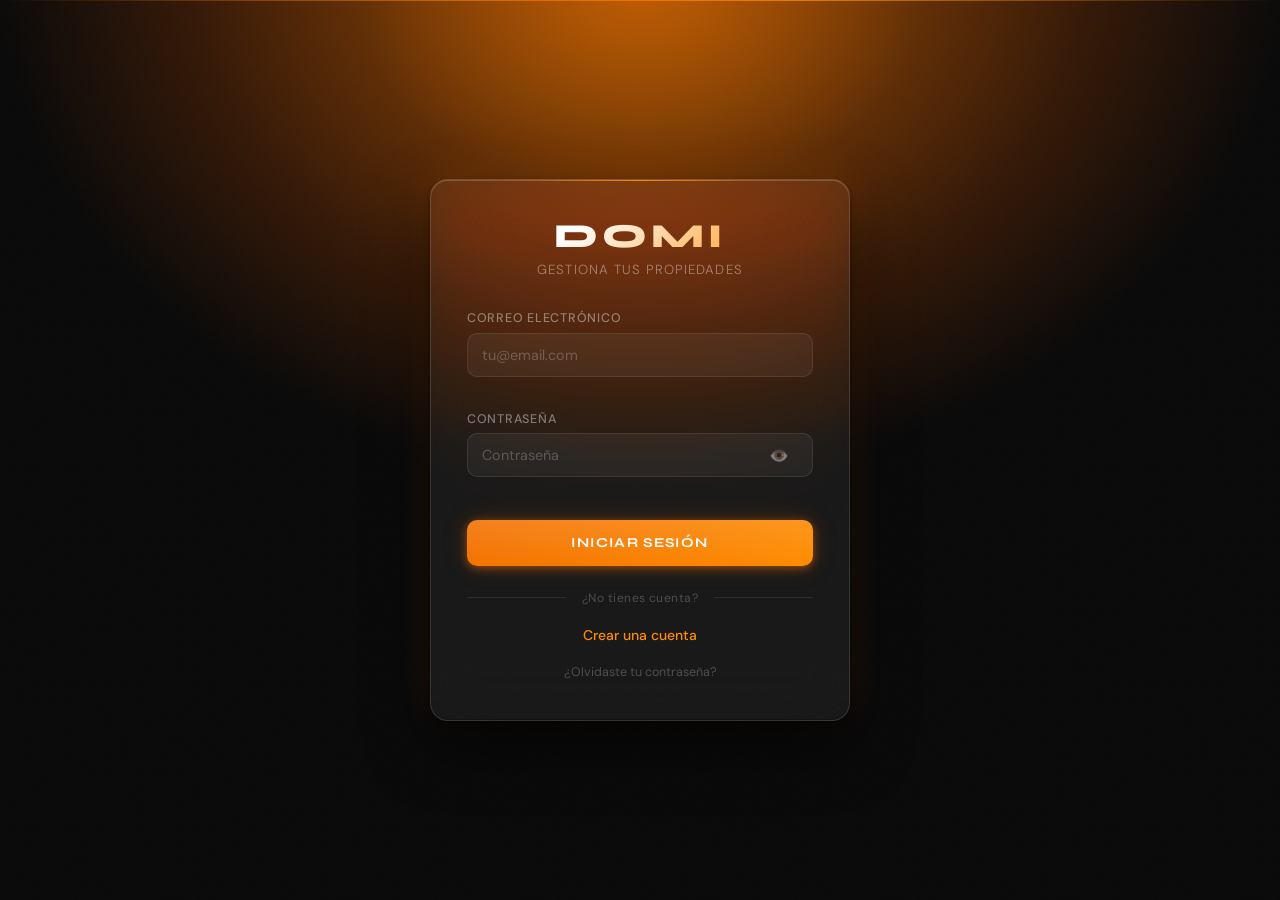
<file: index.html>
<!DOCTYPE html>
<html lang="es">
<head>
    <meta charset="UTF-8">
    <meta name="viewport" content="width=device-width, initial-scale=1.0">
    <title>Floast - Sistema de Autenticación</title>
</head>
<body>
    <script>
        // Redirigir a la página de login
        window.location.href = 'Frontend/pages/login.html';
    </script>
</body>
</html>
</file>
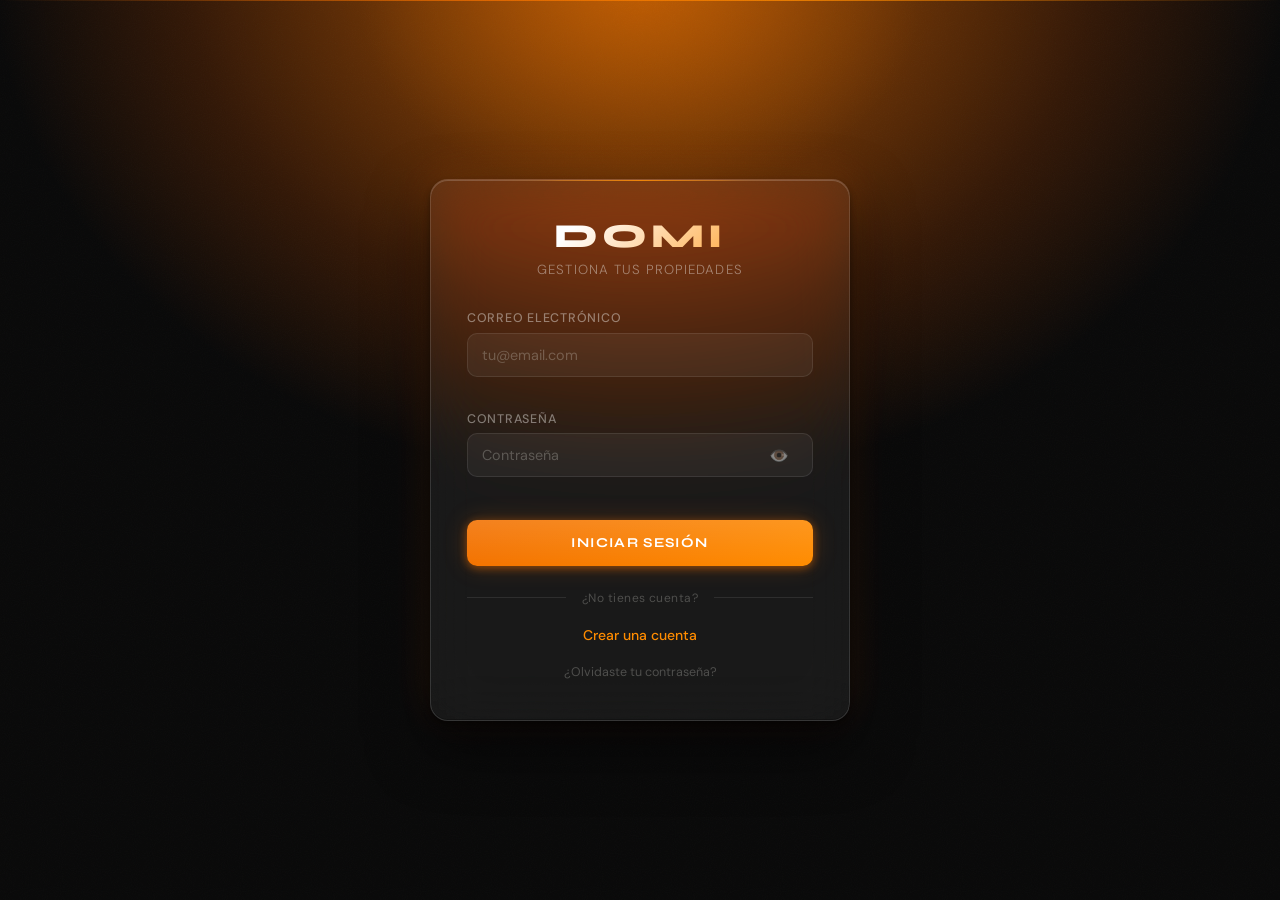
<file: Frontend/pages/login.html>
<!DOCTYPE html>
<html lang="es">

<head>
    <meta charset="UTF-8">
    <meta name="viewport" content="width=device-width, initial-scale=1.0">
    <title>Floast - Iniciar Sesión</title>
    <link rel="stylesheet" href="../css/login.css">
</head>

<body>
    <div class="login-container">
        <div class="auth-card">
            <div class="auth-header">
                <h1>DOMI</h1>
                <p>Gestiona tus propiedades</p>
            </div>

            <form id="loginForm" class="auth-form">
                <div class="form-group">
                    <label for="loginEmail">Correo Electrónico</label>
                    <input type="email" id="loginEmail" name="email" placeholder="tu@email.com" required>
                    <span class="error-message" id="loginEmailError"></span>
                </div>

                <div class="form-group">
                    <label for="loginPassword">Contraseña</label>
                    <div class="password-input-wrapper">
                        <input type="password" id="loginPassword" name="password" placeholder="Contraseña" required>
                        <button type="button" class="toggle-password" id="toggleLoginPassword">
                            👁️
                        </button>
                    </div>
                    <span class="error-message" id="loginPasswordError"></span>
                </div>

                <button type="submit" class="btn-submit">Iniciar Sesión</button>
            </form>

            <div class="auth-divider">
                <span>¿No tienes cuenta?</span>
            </div>

            <a href="new_user.html" class="btn-link">Crear una cuenta</a>

            <a href="recover.html" class="btn-recover">¿Olvidaste tu contraseña?</a>
        </div>
    </div>

<script type="module" src="../scripts/login.js"></script>
</body>

</html>
</file>
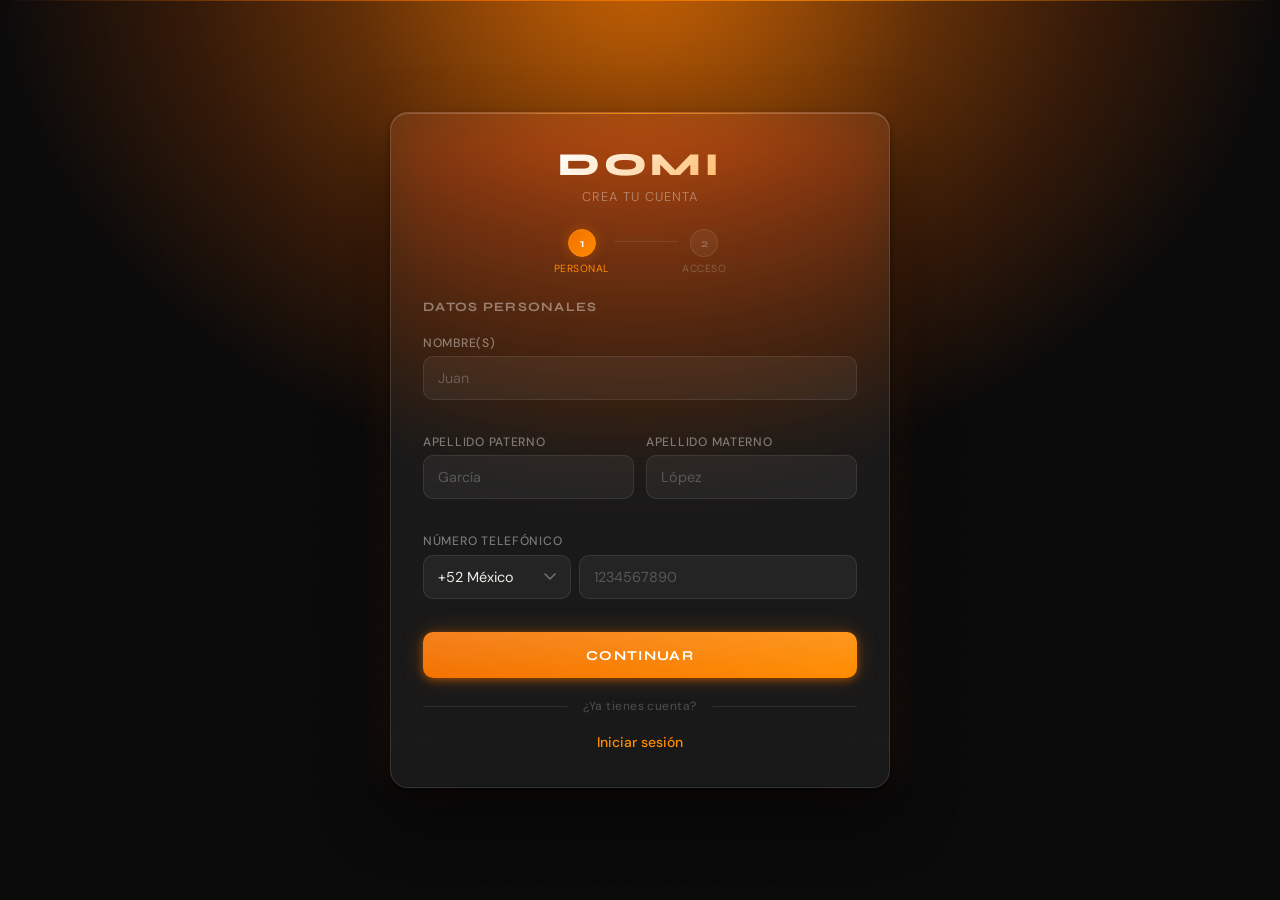
<file: Frontend/pages/new_user.html>
<!DOCTYPE html>
<html lang="es">
<head>
    <meta charset="UTF-8">
    <meta name="viewport" content="width=device-width, initial-scale=1.0">
    <title>Floast - Crear Cuenta</title>
    <link rel="stylesheet" href="../css/colors.css">
    <link rel="stylesheet" href="../css/new_user.css">
</head>
<body>
    <div class="login-container">
        <div class="auth-card">
            <div class="auth-header">
                <h1>DOMI</h1>
                <p>Crea tu cuenta</p>
            </div>

            <!-- Indicador de pasos -->
            <div class="steps-indicator">
                <div class="step-dot active" id="dotStep1">
                    <div class="dot">1</div>
                    <span class="step-label">Personal</span>
                </div>
                <div class="step-connector" id="stepConnector"></div>
                <div class="step-dot" id="dotStep2">
                    <div class="dot">2</div>
                    <span class="step-label">Acceso</span>
                </div>
            </div>

            <form id="registerForm" class="auth-form">
                <!-- Paso 1: Datos Personales -->
                <div id="registerStep1" class="register-step active">
                    <h3>Datos Personales</h3>

                    <div class="form-group">
                        <label for="firstName">Nombre(s)</label>
                        <input
                            type="text"
                            id="firstName"
                            name="firstName"
                            placeholder="Juan"
                            autocomplete="given-name"
                            required
                        >
                        <span class="error-message" id="firstNameError"></span>
                    </div>

                    <div class="form-row">
                        <div class="form-group">
                            <label for="fatherLastName">Apellido Paterno</label>
                            <input
                                type="text"
                                id="fatherLastName"
                                name="fatherLastName"
                                placeholder="García"
                                autocomplete="family-name"
                                required
                            >
                            <span class="error-message" id="fatherLastNameError"></span>
                        </div>

                        <div class="form-group">
                            <label for="motherLastName">Apellido Materno</label>
                            <input
                                type="text"
                                id="motherLastName"
                                name="motherLastName"
                                placeholder="López"
                                autocomplete="additional-name"
                            >
                            <span class="error-message" id="motherLastNameError"></span>
                        </div>
                    </div>

                    <div class="form-group">
                        <label for="phone">Número Telefónico</label>
                        <div class="phone-input-wrapper">
                            <select id="countryCode" name="countryCode" required></select>
                            <input
                                type="tel"
                                id="phone"
                                name="phone"
                                placeholder="1234567890"
                                autocomplete="tel-national"
                                inputmode="numeric"
                                required
                            >
                        </div>
                        <span class="error-message" id="phoneError"></span>
                    </div>

                    <button type="button" class="btn-submit" id="nextStep1">
                        Continuar
                    </button>
                </div>

                <!-- Paso 2: Credenciales -->
                <div id="registerStep2" class="register-step">
                    <h3>Crear Acceso</h3>

                    <div class="form-group">
                        <label for="registerEmail">Correo Electrónico</label>
                        <input
                            type="email"
                            id="registerEmail"
                            name="email"
                            placeholder="tu@email.com"
                            autocomplete="email"
                            required
                        >
                        <span class="error-message" id="registerEmailError"></span>
                    </div>

                    <div class="form-group">
                        <label for="registerPassword">Contraseña</label>
                        <div class="password-input-wrapper">
                            <input
                                type="password"
                                id="registerPassword"
                                name="password"
                                placeholder="Contraseña"
                                autocomplete="new-password"
                                required
                            >
                            <button type="button" class="toggle-password" id="toggleRegisterPassword">👁️</button>
                        </div>
                        <span class="error-message" id="registerPasswordError"></span>

                        <div class="password-strength">
                            <div class="strength-meter">
                                <div id="strengthBar" class="strength-bar"></div>
                            </div>
                        </div>

                        <div class="password-requirements">
                            <p class="requirement-title">La contraseña debe contener:</p>
                            <ul>
                                <li id="req-length"><span class="check">✗</span> Mínimo 8 caracteres</li>
                                <li id="req-uppercase"><span class="check">✗</span> Al menos una mayúscula</li>
                                <li id="req-number"><span class="check">✗</span> Al menos un número</li>
                                <li id="req-special"><span class="check">✗</span> Al menos un carácter especial (!@#$%^&*)</li>
                            </ul>
                        </div>
                    </div>

                    <div class="form-group">
                        <label for="confirmPassword">Confirmar Contraseña</label>
                        <div class="password-input-wrapper">
                            <input
                                type="password"
                                id="confirmPassword"
                                name="confirmPassword"
                                placeholder="Confirma tu contraseña"
                                autocomplete="new-password"
                                required
                            >
                            <button type="button" class="toggle-password" id="toggleConfirmPassword">👁️</button>
                        </div>
                        <span class="error-message" id="confirmPasswordError"></span>
                    </div>

                    <div class="form-actions">
                        <button type="button" class="btn-back" id="backStep2">Atrás</button>
                        <button type="submit" class="btn-submit">Crear Cuenta</button>
                    </div>
                </div>
            </form>

            <div class="auth-divider">
                <span>¿Ya tienes cuenta?</span>
            </div>

            <a href="login.html" class="btn-link">Iniciar sesión</a>
        </div>
    </div>

    <!-- countries.js NO es módulo (expone función global al DOM) -->
    <script src="../scripts/countries.js"></script>
    <!-- new_user.js SÍ es módulo (usa import de auth.js) -->
    <script type="module" src="../scripts/new_user.js"></script>
</body>
</html>
</file>
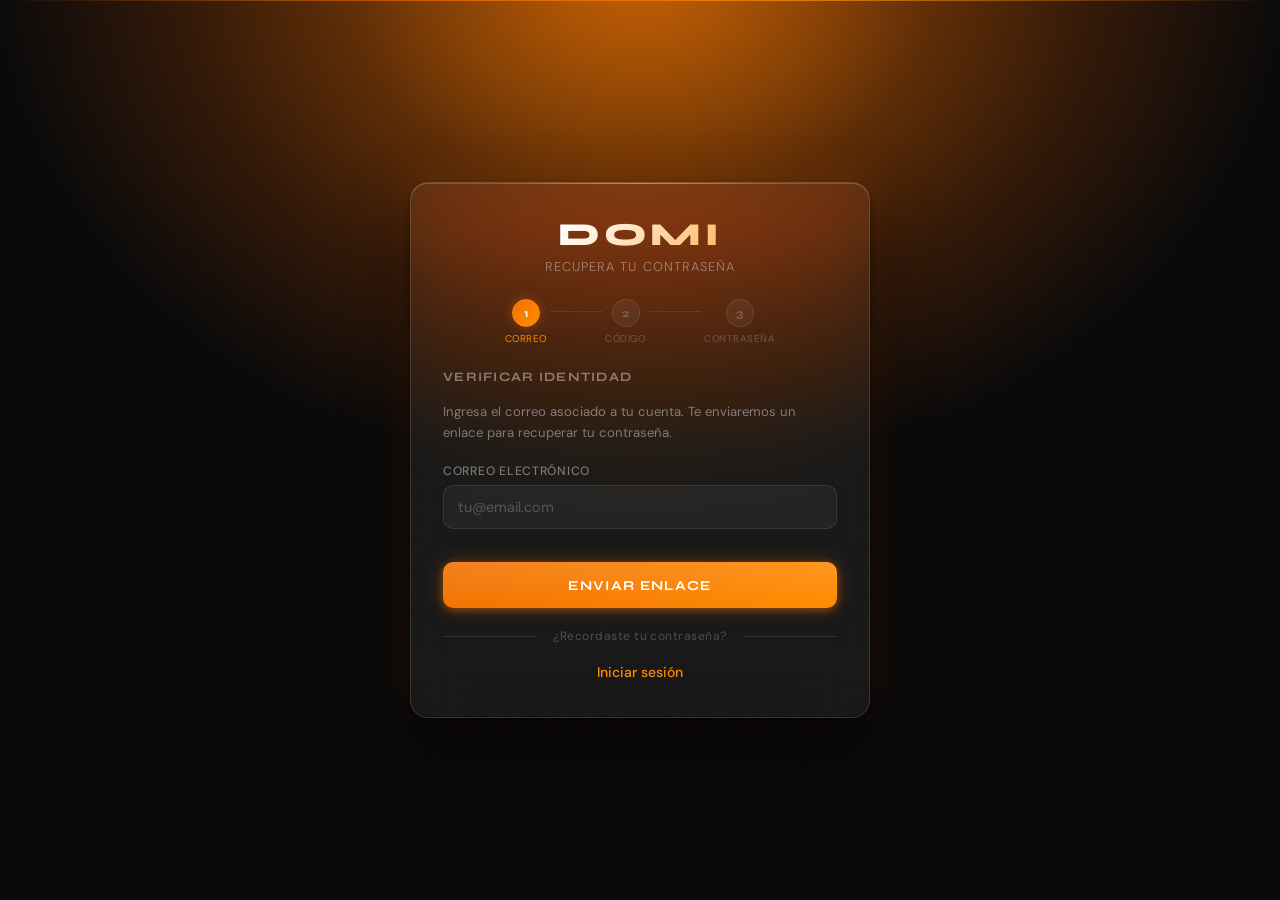
<file: Frontend/pages/recover.html>
<!DOCTYPE html>
<html lang="es">
<head>
    <meta charset="UTF-8">
    <meta name="viewport" content="width=device-width, initial-scale=1.0">
    <title>Floast - Recuperar Contraseña</title>
    <link rel="stylesheet" href="../css/colors.css">
    <link rel="stylesheet" href="../css/recover.css">
</head>
<body>
    <div class="login-container">
        <div class="auth-card">
            <div class="auth-header">
                <h1>DOMI</h1>
                <p>Recupera tu contraseña</p>
            </div>

            <!-- Indicador de pasos -->
            <div class="steps-indicator">
                <div class="step-dot active" id="dotStep1">
                    <div class="dot">1</div>
                    <span class="step-label">Correo</span>
                </div>
                <div class="step-connector" id="stepConnector1"></div>
                <div class="step-dot" id="dotStep2">
                    <div class="dot">2</div>
                    <span class="step-label">Código</span>
                </div>
                <div class="step-connector" id="stepConnector2"></div>
                <div class="step-dot" id="dotStep3">
                    <div class="dot">3</div>
                    <span class="step-label">Contraseña</span>
                </div>
            </div>

            <form id="recoverForm" class="auth-form">

                <!-- Paso 1: Verificar Email -->
                <div id="recoverStep1" class="recover-step active">
                    <h3>Verificar Identidad</h3>

                    <p class="step-description">
                        Ingresa el correo asociado a tu cuenta. Te enviaremos un enlace para recuperar tu contraseña.
                    </p>

                    <!-- Banner de éxito al enviar -->
                    <div class="success-banner" id="successBanner">
                        <span class="icon">✉️</span>
                        <span>Correo enviado. Revisa tu bandeja de entrada.</span>
                    </div>

                    <div class="form-group">
                        <label for="recoverEmail">Correo Electrónico</label>
                        <input
                            type="email"
                            id="recoverEmail"
                            name="email"
                            placeholder="tu@email.com"
                            autocomplete="email"
                            required
                        >
                        <span class="error-message" id="recoverEmailError"></span>
                    </div>

                    <button type="button" class="btn-submit" id="nextStep1">
                        Enviar Enlace
                    </button>
                </div>

                <!-- Paso 2: Ingresar Código -->
                <div id="recoverStep2" class="recover-step">
                    <h3>Verificar Código</h3>

                    <p class="step-description">
                        Hemos enviado un código de 6 dígitos a tu correo. Ingrésalo a continuación.
                    </p>

                    <div class="form-group">
                        <label for="verificationCode">Código de Verificación</label>
                        <input
                            type="text"
                            id="verificationCode"
                            name="code"
                            placeholder="000000"
                            maxlength="6"
                            inputmode="numeric"
                            autocomplete="one-time-code"
                            required
                        >
                        <span class="error-message" id="codeError"></span>
                    </div>

                    <p class="resend-text">
                        ¿No recibiste el código?
                        <button type="button" id="resendBtn" class="link-btn">Reenviar</button>
                    </p>

                    <div class="form-actions">
                        <button type="button" class="btn-secondary" id="backStep2">Atrás</button>
                        <button type="button" class="btn-submit" id="nextStep2">Verificar</button>
                    </div>
                </div>

                <!-- Paso 3: Nueva Contraseña -->
                <div id="recoverStep3" class="recover-step">
                    <h3>Nueva Contraseña</h3>

                    <p class="step-description">
                        Crea una contraseña nueva y segura para tu cuenta.
                    </p>

                    <div class="form-group">
                        <label for="newPassword">Nueva Contraseña</label>
                        <div class="password-input-wrapper">
                            <input
                                type="password"
                                id="newPassword"
                                name="password"
                                placeholder="Contraseña"
                                autocomplete="new-password"
                                required
                            >
                            <button type="button" class="toggle-password" id="toggleNewPassword">👁️</button>
                        </div>
                        <span class="error-message" id="newPasswordError"></span>

                        <div class="password-strength">
                            <div class="strength-meter">
                                <div id="strengthBar" class="strength-bar"></div>
                            </div>
                            <p id="strengthText" class="strength-text">-</p>
                        </div>

                        <div class="password-requirements">
                            <p class="requirement-title">La contraseña debe contener:</p>
                            <ul>
                                <li id="req-length"><span class="check">✗</span> Mínimo 8 caracteres</li>
                                <li id="req-uppercase"><span class="check">✗</span> Al menos una mayúscula</li>
                                <li id="req-number"><span class="check">✗</span> Al menos un número</li>
                                <li id="req-special"><span class="check">✗</span> Al menos un carácter especial (!@#$%^&*)</li>
                            </ul>
                        </div>
                    </div>

                    <div class="form-group">
                        <label for="confirmNewPassword">Confirmar Contraseña</label>
                        <div class="password-input-wrapper">
                            <input
                                type="password"
                                id="confirmNewPassword"
                                name="confirmPassword"
                                placeholder="Confirma tu contraseña"
                                autocomplete="new-password"
                                required
                            >
                            <button type="button" class="toggle-password" id="toggleConfirmNewPassword">👁️</button>
                        </div>
                        <span class="error-message" id="confirmNewPasswordError"></span>
                    </div>

                    <div class="form-actions">
                        <button type="button" class="btn-secondary" id="backStep3">Atrás</button>
                        <button type="submit" class="btn-submit">Cambiar Contraseña</button>
                    </div>
                </div>

            </form>

            <div class="auth-divider">
                <span>¿Recordaste tu contraseña?</span>
            </div>

            <a href="login.html" class="btn-link">Iniciar sesión</a>
        </div>
    </div>

    <script type="module" src="../scripts/recover.js"></script>
</body>
</html>
</file>
<file: Frontend/css/login.css>
/* ============================================================
   FLOAST — Login  |  Responsivo: móvil → tablet → desktop
   Depende de: colors.css
   ============================================================ */

@import url('colors.css');

/* ── Reset ── */
*,
*::before,
*::after {
    box-sizing: border-box;
    margin: 0;
    padding: 0;
}

/* ── Body / Fondo ── */
body {
    /* dvh: arregla el bug de Safari móvil con la barra de dirección */
    min-height: 100vh;
    min-height: 100dvh;

    /* Tamaño de fuente fluido: 14px en móvil → 15px en desktop */
    font-family: var(--font-body);
    font-size: clamp(14px, 1.5vw, 15px);
    color: var(--color-text-primary);

    background-color: var(--color-bg-base);
    background-image: var(--gradient-bg);

    display: flex;
    align-items: center;
    justify-content: center;

    /* Padding fluido: más ajustado en móvil, cómodo en desktop */
    padding: clamp(1rem, 4vw, 2rem);

    position: relative;
    overflow: hidden;
}

/* Grano de textura sutil */
body::before {
    content: '';
    position: fixed;
    inset: 0;
    background-image: url("data:image/svg+xml,%3Csvg viewBox='0 0 200 200' xmlns='http://www.w3.org/2000/svg'%3E%3Cfilter id='n'%3E%3CfeTurbulence type='fractalNoise' baseFrequency='0.85' numOctaves='4' stitchTiles='stitch'/%3E%3C/filter%3E%3Crect width='100%25' height='100%25' filter='url(%23n)' opacity='0.04'/%3E%3C/svg%3E");
    background-size: 180px 180px;
    pointer-events: none;
    z-index: 0;
    opacity: 0.6;
}

/* Línea luminosa superior */
body::after {
    content: '';
    position: fixed;
    top: 0;
    left: 0;
    right: 0;
    height: 1px;
    background: var(--color-border-top-line);
    opacity: 0.75;
    z-index: 1;
}

/* ── Contenedor principal ── */
.login-container {
    position: relative;
    z-index: 2;
    width: 100%;
    max-width: 450px;
    display: flex;
    align-items: center;
    justify-content: center;
}

/* ── Tarjeta — glassmorphism ── */
.auth-card {
    position: relative;
    width: 100%;
    background: var(--color-bg-card);
    backdrop-filter: blur(28px) saturate(1.6) brightness(1.1);
    -webkit-backdrop-filter: blur(28px) saturate(1.6) brightness(1.1);
    border-radius: var(--radius-card);
    border: 1px solid var(--color-border-strong);

    /* Padding fluido: compacto en móvil, cómodo en desktop */
    padding: clamp(1.5rem, 5vw, 2.5rem) clamp(1.25rem, 5vw, 2.25rem) clamp(1.25rem, 4vw, 2rem);

    box-shadow: var(--shadow-card);
    animation: cardIn 0.55s cubic-bezier(0.22, 1, 0.36, 1) both;
}

@keyframes cardIn {
    from {
        opacity: 0;
        transform: translateY(20px) scale(0.98);
    }

    to {
        opacity: 1;
        transform: translateY(0) scale(1);
    }
}

/* Reflejo naranja en borde superior */
.auth-card::before {
    content: '';
    position: absolute;
    top: 0;
    left: 15%;
    right: 15%;
    height: 1px;
    background: linear-gradient(90deg, transparent, var(--color-accent-bright), transparent);
    border-radius: 50%;
    opacity: 0.85;
}

/* ── Encabezado ── */
.auth-header {
    text-align: center;
    margin-bottom: clamp(1.25rem, 4vw, 2rem);
}

.auth-header h1 {
    font-family: var(--font-display);
    /* Título fluido: 1.7rem en móvil pequeño → 2.1rem en desktop */
    font-size: clamp(1.7rem, 5vw, 2.1rem);
    font-weight: 900;
    letter-spacing: 0.12em;
    line-height: 1;
    background: linear-gradient(135deg, #FFFFFF 30%, var(--color-accent-bright) 100%);
    -webkit-background-clip: text;
    -webkit-text-fill-color: transparent;
    background-clip: text;
}

.auth-header p {
    margin-top: 0.45rem;
    font-size: clamp(0.7rem, 1.8vw, 0.825rem);
    font-weight: 300;
    letter-spacing: 0.08em;
    text-transform: uppercase;
    color: var(--color-text-muted);
}

/* ── Formulario ── */
.auth-form {
    display: flex;
    flex-direction: column;
    gap: 1rem;
}

.form-group {
    display: flex;
    flex-direction: column;
    gap: 0.4rem;
}

.form-group label {
    font-size: clamp(0.7rem, 1.8vw, 0.78rem);
    font-weight: 500;
    letter-spacing: 0.06em;
    text-transform: uppercase;
    color: var(--color-text-muted);
}

/* Inputs — mínimo 48px en táctil (estándar de accesibilidad) */
.form-group input {
    width: 100%;
    height: clamp(48px, 6vw, 44px);
    padding: 0 14px;
    font-family: var(--font-body);
    font-size: clamp(0.875rem, 2vw, 0.9rem);
    color: var(--color-text-primary);
    background: var(--color-bg-input);
    border: 1px solid var(--color-border);
    border-radius: var(--radius-md);
    outline: none;
    /* Evita que iOS haga zoom al enfocar inputs con font-size < 16px */
    font-size: max(16px, 0.9rem);
    transition: border-color 0.2s, box-shadow 0.2s, background 0.2s;
    caret-color: var(--color-accent-bright);
    /* Evita que iOS aplique estilos propios a los inputs */
    -webkit-appearance: none;
    appearance: none;
}

.form-group input::placeholder {
    color: var(--color-text-dim);
}

.form-group input:hover {
    background: var(--color-bg-input-focus);
    border-color: var(--color-border-strong);
}

.form-group input:focus {
    background: var(--color-bg-input-focus);
    border-color: var(--color-border-accent);
    box-shadow: var(--shadow-focus);
}

/* Wrapper contraseña */
.password-input-wrapper {
    position: relative;
    display: flex;
    align-items: center;
}

.password-input-wrapper input {
    padding-right: 48px;
}

.toggle-password {
    position: absolute;
    right: 12px;
    /* Área táctil mínima de 44x44px */
    width: 44px;
    height: 44px;
    display: flex;
    align-items: center;
    justify-content: center;
    background: none;
    border: none;
    cursor: pointer;
    font-size: 1rem;
    color: var(--color-text-muted);
    padding: 0;
    transition: color 0.15s;
    /* Evita que el tap en móvil active el hover */
    -webkit-tap-highlight-color: transparent;
}

.toggle-password:hover {
    color: var(--color-text-primary);
}

/* Mensajes de error */
.error-message {
    font-size: 0.75rem;
    color: var(--color-error);
    min-height: 1em;
    display: block;
}

/* ── Botón principal — mínimo 48px táctil ── */
.btn-submit {
    margin-top: 0.5rem;
    width: 100%;
    height: clamp(48px, 6vw, 46px);
    font-family: var(--font-display);
    font-size: clamp(0.8rem, 2vw, 0.85rem);
    font-weight: 700;
    letter-spacing: 0.1em;
    text-transform: uppercase;
    color: #fff;
    cursor: pointer;
    border: none;
    border-radius: var(--radius-md);
    position: relative;
    overflow: hidden;
    background: linear-gradient(135deg, var(--color-accent) 0%, var(--color-accent-bright) 100%);
    box-shadow: var(--shadow-btn-accent);
    transition: transform 0.15s, box-shadow 0.2s, filter 0.2s;
    /* Área táctil y tap highlight */
    -webkit-tap-highlight-color: transparent;
    touch-action: manipulation;
}

.btn-submit::before {
    content: '';
    position: absolute;
    inset: 0;
    background: linear-gradient(180deg, rgba(255, 255, 255, 0.12) 0%, transparent 100%);
    pointer-events: none;
}

/* Hover solo en dispositivos que lo soportan (no aplica en táctil) */
@media (hover: hover) {
    .btn-submit:hover {
        filter: brightness(1.1);
        transform: translateY(-1px);
        box-shadow: var(--shadow-btn-accent-hover);
    }
}

.btn-submit:active {
    transform: translateY(0) scale(0.98);
    filter: brightness(0.95);
}

/* ── Divisor ── */
.auth-divider {
    display: flex;
    align-items: center;
    gap: 1rem;
    margin: clamp(1rem, 3vw, 1.5rem) 0 0.75rem;
}

.auth-divider::before,
.auth-divider::after {
    content: '';
    flex: 1;
    height: 1px;
    background: var(--color-border);
}

.auth-divider span {
    font-size: 0.75rem;
    color: var(--color-text-dim);
    white-space: nowrap;
    letter-spacing: 0.04em;
}

/* ── Links secundarios ── */
.btn-link,
.btn-recover {
    display: block;
    text-align: center;
    font-family: var(--font-body);
    font-size: 0.875rem;
    text-decoration: none;
    transition: color 0.15s;
    /* Área táctil cómoda */
    padding: 0.5rem 0;
    -webkit-tap-highlight-color: transparent;
}

.btn-link {
    color: var(--color-accent-bright);
    font-weight: 500;
    margin-bottom: 0.25rem;
}

@media (hover: hover) {
    .btn-link:hover {
        color: var(--color-text-primary);
    }

    .btn-recover:hover {
        color: var(--color-text-muted);
    }
}

.btn-recover {
    font-size: 0.78rem;
    color: var(--color-text-dim);
}

/* ================================================================
   BREAKPOINTS
   Mobile first: los estilos base son para móvil.
   Se expanden hacia arriba según el ancho disponible.
   ================================================================ */

/* ── Móvil pequeño (< 360px) — teléfonos muy compactos ── */
@media (max-width: 359px) {
    .auth-card {
        border-radius: var(--radius-lg);
    }

    .auth-header h1 {
        font-size: 1.5rem;
        letter-spacing: 0.08em;
    }
}

/* ── Móvil estándar (360px – 480px) ── */
/* Los estilos base ya cubren este rango correctamente */

/* ── Tablet portrait (481px – 768px) ── */
@media (min-width: 481px) and (max-width: 768px) {
    .login-container {
        max-width: 440px;
    }
}

/* ── Tablet landscape / desktop pequeño (769px – 1024px) ── */
@media (min-width: 769px) {
    .login-container {
        max-width: 420px;
    }

    /* En pantallas más grandes el hover del botón tiene más presencia */
    .btn-submit {
        height: 46px;
    }

    .form-group input {
        height: 44px;
        /* En desktop no hay riesgo de zoom, volvemos al tamaño normal */
        font-size: 0.9rem;
    }
}

/* ── Desktop grande (> 1280px) ── */
@media (min-width: 1280px) {
    body {
        font-size: 15px;
    }
}

/* ── Landscape en móvil — pantalla muy corta ── */
@media (max-height: 600px) and (orientation: landscape) {
    body {
        align-items: flex-start;
        padding-top: 1rem;
        padding-bottom: 1rem;
    }

    .auth-card {
        padding: 1.25rem 2rem 1rem;
    }

    .auth-header {
        margin-bottom: 1rem;
    }

    .auth-header h1 {
        font-size: 1.5rem;
    }

    .auth-header p {
        display: none;
    }

    .auth-form {
        gap: 0.65rem;
    }

    .auth-divider {
        margin: 0.75rem 0 0.4rem;
    }
}

/* ── Preferencia de movimiento reducido (accesibilidad) ── */
@media (prefers-reduced-motion: reduce) {
    .auth-card {
        animation: none;
    }

    .btn-submit,
    .btn-link,
    .btn-recover,
    .toggle-password,
    .form-group input {
        transition: none;
    }
}

/* ── Estado de error en inputs (activado desde login.js) ── */
.form-group.has-error input {
  border-color: var(--color-error);
  box-shadow: 0 0 0 3px var(--color-error-muted);
}
 
/* Estado de carga en el botón */
.btn-submit:disabled {
  cursor: not-allowed;
  pointer-events: none;
}
</file>
<file: Frontend/css/colors.css>
/* ============================================================
   FLOAST — Design Tokens
   Fuente única de verdad para colores, tipografía y radios.
   Importar este archivo en cada CSS que los necesite:
     @import url('../styles/colors.css');
   ============================================================ */

@import url('https://fonts.googleapis.com/css2?family=Syne:wght@400;600;700;800&family=DM+Sans:wght@300;400;500&display=swap');

:root {

    /* ── Acento principal — Naranja ── */
    --color-accent: #F27000;
    --color-accent-bright: #FF8C00;
    --color-accent-glow: rgba(242, 112, 0, 0.40);
    --color-accent-muted: rgba(242, 112, 0, 0.12);
    --color-accent-border: rgba(242, 112, 0, 0.50);

    /* ── Fondos ── */
    --color-bg-base: #090909;
    /* fondo raíz de la app */
    --color-bg-surface: #0F0F10;
    /* superficies secundarias, sidebars */
    --color-bg-card: rgba(255, 255, 255, 0.06);
    /* tarjetas glass */
    --color-bg-input: rgba(255, 255, 255, 0.05);
    /* inputs */
    --color-bg-input-focus: rgba(255, 255, 255, 0.08);
    /* inputs en foco */
    --color-bg-overlay: rgba(9, 9, 9, 0.75);
    /* modales / overlays */

    /* ── Gradiente de fondo (lámpara superior) ── */
    --gradient-bg:
        radial-gradient(ellipse 65% 75% at 50% -5%, rgba(242, 112, 0, 0.72) 0%, rgba(200, 78, 0, 0.22) 55%, transparent 78%),
        radial-gradient(ellipse 40% 40% at 50% 0%, rgba(255, 148, 0, 0.30) 0%, transparent 55%);

    /* ── Bordes ── */
    --color-border: rgba(255, 255, 255, 0.09);
    /* borde base */
    --color-border-strong: rgba(255, 255, 255, 0.13);
    /* borde tarjetas */
    --color-border-accent: rgba(242, 112, 0, 0.50);
    /* borde foco/acento */
    --color-border-top-line: linear-gradient(90deg, transparent 0%, #F27000 38%, #FF8C00 62%, transparent 100%);

    /* ── Texto ── */
    --color-text-primary: #F0EEE8;
    --color-text-muted: rgba(240, 238, 232, 0.45);
    --color-text-dim: rgba(240, 238, 232, 0.25);

    /* ── Semánticos (estado) ── */
    --color-success: #3DB87A;
    --color-success-muted: rgba(61, 184, 122, 0.12);
    --color-error: #F06060;
    --color-error-muted: rgba(240, 96, 96, 0.12);
    --color-warning: #F2B200;
    --color-warning-muted: rgba(242, 178, 0, 0.12);
    --color-info: #4A9EF5;
    --color-info-muted: rgba(74, 158, 245, 0.12);

    /* ── Tipografía ── */
    --font-display: 'Syne', sans-serif;
    --font-body: 'DM Sans', sans-serif;

    /* ── Radios ── */
    --radius-sm: 6px;
    --radius-md: 10px;
    --radius-lg: 14px;
    --radius-card: 18px;
    --radius-full: 9999px;

    /* ── Sombras ── */
    --shadow-card:
        inset 0 1px 0 rgba(255, 255, 255, 0.18),
        inset 0 -1px 0 rgba(0, 0, 0, 0.25),
        0 4px 6px rgba(0, 0, 0, 0.40),
        0 24px 60px rgba(0, 0, 0, 0.60),
        0 -8px 40px rgba(242, 112, 0, 0.16);

    --shadow-btn-accent:
        0 2px 8px rgba(242, 112, 0, 0.50),
        0 0 24px rgba(242, 112, 0, 0.22);

    --shadow-btn-accent-hover:
        0 4px 16px rgba(242, 112, 0, 0.60),
        0 0 40px rgba(242, 112, 0, 0.32);
    
    --shadow-focus:
        0 0 0 3px rgba(242, 112, 0, 0.15);
}

/* Forzar el comportamiento del atributo hidden en toda la app */
[hidden] {
    display: none !important;
}
</file>
<file: Frontend/css/new_user.css>
/* ============================================================
   FLOAST — new_user.css  |  Registro de usuario (2 pasos)
   Depende de: colors.css
   ============================================================ */

@import url('colors.css');

/* ── Reset ── */
*, *::before, *::after {
  box-sizing: border-box;
  margin: 0;
  padding: 0;
}

/* ── Body / Fondo ── */
body {
  min-height: 100vh;
  min-height: 100dvh;
  font-family: var(--font-body);
  font-size: clamp(14px, 1.5vw, 15px);
  color: var(--color-text-primary);
  background-color: var(--color-bg-base);
  background-image: var(--gradient-bg);
  display: flex;
  align-items: center;
  justify-content: center;
  padding: clamp(1rem, 4vw, 2rem);
  position: relative;
  overflow: hidden;
}

/* Grano de textura */
body::before {
  content: '';
  position: fixed;
  inset: 0;
  background-image: url("data:image/svg+xml,%3Csvg viewBox='0 0 200 200' xmlns='http://www.w3.org/2000/svg'%3E%3Cfilter id='n'%3E%3CfeTurbulence type='fractalNoise' baseFrequency='0.85' numOctaves='4' stitchTiles='stitch'/%3E%3C/filter%3E%3Crect width='100%25' height='100%25' filter='url(%23n)' opacity='0.04'/%3E%3C/svg%3E");
  background-size: 180px 180px;
  pointer-events: none;
  z-index: 0;
  opacity: 0.6;
}

/* Línea luminosa superior */
body::after {
  content: '';
  position: fixed;
  top: 0; left: 0; right: 0;
  height: 1px;
  background: var(--color-border-top-line);
  opacity: 0.75;
  z-index: 1;
}

/* ── Contenedor ── */
.login-container {
  position: relative;
  z-index: 2;
  width: 100%;
  max-width: 480px;
  display: flex;
  align-items: center;
  justify-content: center;
  /* Permite scroll si el contenido es muy alto (landscape móvil) */
  padding: 1rem 0;
}

/* ── Tarjeta ── */
.auth-card {
  position: relative;
  width: 100%;
  background: var(--color-bg-card);
  backdrop-filter: blur(28px) saturate(1.6) brightness(1.1);
  -webkit-backdrop-filter: blur(28px) saturate(1.6) brightness(1.1);
  border-radius: var(--radius-card);
  border: 1px solid var(--color-border-strong);
  padding: clamp(1.5rem, 5vw, 2.25rem) clamp(1.25rem, 5vw, 2rem) clamp(1.25rem, 4vw, 1.75rem);
  box-shadow: var(--shadow-card);
  animation: cardIn 0.55s cubic-bezier(0.22, 1, 0.36, 1) both;
}

@keyframes cardIn {
  from { opacity: 0; transform: translateY(20px) scale(0.98); }
  to   { opacity: 1; transform: translateY(0)    scale(1);    }
}

/* Reflejo naranja superior */
.auth-card::before {
  content: '';
  position: absolute;
  top: 0; left: 15%; right: 15%;
  height: 1px;
  background: linear-gradient(90deg, transparent, var(--color-accent-bright), transparent);
  border-radius: 50%;
  opacity: 0.85;
}

/* ── Encabezado ── */
.auth-header {
  text-align: center;
  margin-bottom: 1.5rem;
}

.auth-header h1 {
  font-family: var(--font-display);
  font-size: clamp(1.6rem, 5vw, 2rem);
  font-weight: 800;
  letter-spacing: 0.12em;
  line-height: 1;
  background: linear-gradient(135deg, #FFFFFF 30%, var(--color-accent-bright) 100%);
  -webkit-background-clip: text;
  -webkit-text-fill-color: transparent;
  background-clip: text;
}

.auth-header p {
  margin-top: 0.4rem;
  font-size: clamp(0.7rem, 1.8vw, 0.8rem);
  font-weight: 300;
  letter-spacing: 0.08em;
  text-transform: uppercase;
  color: var(--color-text-muted);
}

/* ── Indicador de pasos ── */
.steps-indicator {
  display: flex;
  align-items: center;
  justify-content: center;
  gap: 0;
  margin-bottom: 1.5rem;
}

.step-dot {
  display: flex;
  flex-direction: column;
  align-items: center;
  gap: 0.3rem;
  position: relative;
}

.step-dot .dot {
  width: 28px;
  height: 28px;
  border-radius: var(--radius-full);
  border: 1.5px solid var(--color-border);
  background: var(--color-bg-input);
  display: flex;
  align-items: center;
  justify-content: center;
  font-family: var(--font-display);
  font-size: 0.72rem;
  font-weight: 700;
  color: var(--color-text-dim);
  transition: all 0.3s ease;
}

.step-dot .step-label {
  font-size: 0.65rem;
  letter-spacing: 0.05em;
  text-transform: uppercase;
  color: var(--color-text-dim);
  white-space: nowrap;
  transition: color 0.3s ease;
}

.step-dot.active .dot {
  background: linear-gradient(135deg, var(--color-accent), var(--color-accent-bright));
  border-color: var(--color-accent-bright);
  color: #fff;
  box-shadow: 0 0 12px var(--color-accent-glow);
}

.step-dot.active .step-label {
  color: var(--color-accent-bright);
}

.step-dot.completed .dot {
  background: var(--color-success-muted);
  border-color: var(--color-success);
  color: var(--color-success);
}

.step-dot.completed .step-label {
  color: var(--color-success);
}

/* Línea conectora entre pasos */
.step-connector {
  width: clamp(40px, 8vw, 64px);
  height: 1.5px;
  background: var(--color-border);
  margin: 0 0.25rem;
  margin-bottom: 1.3rem;
  transition: background 0.3s ease;
  flex-shrink: 0;
}

.step-connector.completed {
  background: var(--color-success);
}

/* ── Pasos del formulario ── */
.register-step {
  display: none;
  flex-direction: column;
  gap: 1rem;
  animation: stepIn 0.3s ease both;
}

.register-step.active {
  display: flex;
}

@keyframes stepIn {
  from { opacity: 0; transform: translateX(12px); }
  to   { opacity: 1; transform: translateX(0); }
}

.register-step h3 {
  font-family: var(--font-display);
  font-size: 0.8rem;
  font-weight: 700;
  letter-spacing: 0.1em;
  text-transform: uppercase;
  color: var(--color-text-muted);
  margin-bottom: 0.25rem;
}

/* ── Form base ── */
.auth-form {
  display: flex;
  flex-direction: column;
}

.form-group {
  display: flex;
  flex-direction: column;
  gap: 0.35rem;
}

.form-group label {
  font-size: clamp(0.7rem, 1.8vw, 0.76rem);
  font-weight: 500;
  letter-spacing: 0.06em;
  text-transform: uppercase;
  color: var(--color-text-muted);
}

/* Fila de dos columnas (apellidos) */
.form-row {
  display: grid;
  grid-template-columns: 1fr 1fr;
  gap: 0.75rem;
}

/* Inputs */
.form-group input,
.form-group select {
  width: 100%;
  height: clamp(48px, 6vw, 44px);
  padding: 0 14px;
  font-family: var(--font-body);
  font-size: max(16px, 0.9rem);
  color: var(--color-text-primary);
  background: var(--color-bg-input);
  border: 1px solid var(--color-border);
  border-radius: var(--radius-md);
  outline: none;
  -webkit-appearance: none;
  appearance: none;
  transition: border-color 0.2s, box-shadow 0.2s, background 0.2s;
  caret-color: var(--color-accent-bright);
}

.form-group input::placeholder {
  color: var(--color-text-dim);
}

.form-group input:hover,
.form-group select:hover {
  background: var(--color-bg-input-focus);
  border-color: var(--color-border-strong);
}

.form-group input:focus,
.form-group select:focus {
  background: var(--color-bg-input-focus);
  border-color: var(--color-border-accent);
  box-shadow: var(--shadow-focus);
}

/* Select — opciones en dark */
.form-group select {
  cursor: pointer;
  color: var(--color-text-primary);
  background-image: url("data:image/svg+xml,%3Csvg xmlns='http://www.w3.org/2000/svg' width='12' height='8' viewBox='0 0 12 8'%3E%3Cpath d='M1 1l5 5 5-5' stroke='rgba(240,238,232,0.4)' stroke-width='1.5' fill='none' stroke-linecap='round'/%3E%3C/svg%3E");
  background-repeat: no-repeat;
  background-position: right 14px center;
  padding-right: 36px;
}

.form-group select option {
  background: #1a1a1e;
  color: var(--color-text-primary);
}

.form-group select option:disabled {
  color: var(--color-text-dim);
}

/* Wrapper teléfono */
.phone-input-wrapper {
  display: grid;
  grid-template-columns: 148px 1fr;
  gap: 0.5rem;
}

/* Wrapper contraseña */
.password-input-wrapper {
  position: relative;
  display: flex;
  align-items: center;
}

.password-input-wrapper input {
  padding-right: 48px;
}

.toggle-password {
  position: absolute;
  right: 0;
  width: 48px;
  height: 100%;
  display: flex;
  align-items: center;
  justify-content: center;
  background: none;
  border: none;
  cursor: pointer;
  font-size: 1rem;
  color: var(--color-text-muted);
  padding: 0;
  transition: color 0.15s;
  -webkit-tap-highlight-color: transparent;
}

@media (hover: hover) {
  .toggle-password:hover { color: var(--color-text-primary); }
}

/* ── Fortaleza de contraseña ── */
.password-strength {
  margin-top: 0.5rem;
  display: flex;
  flex-direction: column;
  gap: 0.3rem;
}

.strength-meter {
  height: 4px;
  background: var(--color-border);
  border-radius: var(--radius-full);
  overflow: hidden;
}

.strength-bar {
  height: 100%;
  width: 0%;
  border-radius: var(--radius-full);
  transition: width 0.4s ease, background 0.4s ease;
}

/* Niveles: débil → media → fuerte → muy fuerte */
.strength-bar[data-level="1"] { width: 25%; background: var(--color-error); }
.strength-bar[data-level="2"] { width: 50%; background: var(--color-warning); }
.strength-bar[data-level="3"] { width: 75%; background: var(--color-info); }
.strength-bar[data-level="4"] { width: 100%; background: var(--color-success); }

.strength-text {
  font-size: 0.72rem;
  color: var(--color-text-dim);
  transition: color 0.3s;
}

.strength-text[data-level="1"] { color: var(--color-error); }
.strength-text[data-level="2"] { color: var(--color-warning); }
.strength-text[data-level="3"] { color: var(--color-info); }
.strength-text[data-level="4"] { color: var(--color-success); }

/* ── Requisitos de contraseña ── */
.password-requirements {
  margin-top: 0.5rem;
  padding: 0.75rem 1rem;
  background: rgba(255, 255, 255, 0.03);
  border: 1px solid var(--color-border);
  border-radius: var(--radius-md);
}

.requirement-title {
  font-size: 0.7rem;
  font-weight: 500;
  letter-spacing: 0.05em;
  text-transform: uppercase;
  color: var(--color-text-muted);
  margin-bottom: 0.5rem;
}

.password-requirements ul {
  list-style: none;
  display: flex;
  flex-direction: column;
  gap: 0.3rem;
}

.password-requirements li {
  font-size: 0.78rem;
  color: var(--color-text-dim);
  display: flex;
  align-items: center;
  gap: 0.4rem;
  transition: color 0.2s;
}

.password-requirements li.met {
  color: var(--color-success);
}

.password-requirements li .check {
  font-size: 0.7rem;
  font-weight: 700;
  min-width: 14px;
  text-align: center;
}

/* ── Mensajes de error ── */
.error-message {
  font-size: 0.75rem;
  color: var(--color-error);
  min-height: 1em;
  display: block;
}

.form-group.has-error input,
.form-group.has-error select {
  border-color: var(--color-error);
  box-shadow: 0 0 0 3px var(--color-error-muted);
}

.form-group.has-success input {
  border-color: var(--color-success);
}

/* ── Botones ── */
.btn-submit {
  width: 100%;
  height: clamp(48px, 6vw, 46px);
  font-family: var(--font-display);
  font-size: clamp(0.78rem, 2vw, 0.85rem);
  font-weight: 700;
  letter-spacing: 0.1em;
  text-transform: uppercase;
  color: #fff;
  cursor: pointer;
  border: none;
  border-radius: var(--radius-md);
  position: relative;
  overflow: hidden;
  background: linear-gradient(135deg, var(--color-accent) 0%, var(--color-accent-bright) 100%);
  box-shadow: var(--shadow-btn-accent);
  transition: transform 0.15s, box-shadow 0.2s, filter 0.2s, opacity 0.2s;
  -webkit-tap-highlight-color: transparent;
  touch-action: manipulation;
}

.btn-submit::before {
  content: '';
  position: absolute;
  inset: 0;
  background: linear-gradient(180deg, rgba(255,255,255,0.12) 0%, transparent 100%);
  pointer-events: none;
}

@media (hover: hover) {
  .btn-submit:hover {
    filter: brightness(1.1);
    transform: translateY(-1px);
    box-shadow: var(--shadow-btn-accent-hover);
  }
}

.btn-submit:active {
  transform: translateY(0) scale(0.98);
  filter: brightness(0.95);
}

.btn-submit:disabled {
  cursor: not-allowed;
  opacity: 0.65;
  pointer-events: none;
}

/* Botón secundario (Atrás) */
.btn-back {
  width: 100%;
  height: clamp(48px, 6vw, 46px);
  font-family: var(--font-display);
  font-size: clamp(0.78rem, 2vw, 0.85rem);
  font-weight: 700;
  letter-spacing: 0.1em;
  text-transform: uppercase;
  color: var(--color-text-muted);
  cursor: pointer;
  border: 1px solid var(--color-border);
  border-radius: var(--radius-md);
  background: transparent;
  transition: border-color 0.2s, color 0.2s, background 0.2s;
  -webkit-tap-highlight-color: transparent;
  touch-action: manipulation;
}

@media (hover: hover) {
  .btn-back:hover {
    border-color: var(--color-border-strong);
    color: var(--color-text-primary);
    background: var(--color-bg-input);
  }
}

/* Fila de acciones (Atrás + Crear cuenta) */
.form-actions {
  display: grid;
  grid-template-columns: 1fr 1.6fr;
  gap: 0.75rem;
  margin-top: 0.25rem;
}

/* ── Divisor y link ── */
.auth-divider {
  display: flex;
  align-items: center;
  gap: 1rem;
  margin: 1.25rem 0 0.65rem;
}

.auth-divider::before,
.auth-divider::after {
  content: '';
  flex: 1;
  height: 1px;
  background: var(--color-border);
}

.auth-divider span {
  font-size: 0.75rem;
  color: var(--color-text-dim);
  white-space: nowrap;
  letter-spacing: 0.04em;
}

.btn-link {
  display: block;
  text-align: center;
  font-family: var(--font-body);
  font-size: 0.875rem;
  font-weight: 500;
  text-decoration: none;
  color: var(--color-accent-bright);
  padding: 0.5rem 0;
  transition: color 0.15s;
  -webkit-tap-highlight-color: transparent;
}

@media (hover: hover) {
  .btn-link:hover { color: var(--color-text-primary); }
}

/* ================================================================
   BREAKPOINTS
   ================================================================ */

/* Móvil pequeño < 360px */
@media (max-width: 359px) {
  .auth-card { border-radius: var(--radius-lg); }
  .auth-header h1 { font-size: 1.5rem; letter-spacing: 0.08em; }

  .form-row { grid-template-columns: 1fr; }
  .phone-input-wrapper { grid-template-columns: 1fr; }
  .form-actions { grid-template-columns: 1fr; }

  .step-connector { width: 28px; }
}

/* Móvil 360–480px — base, ya cubierto */

/* Tablet portrait 481–768px */
@media (min-width: 481px) {
  .login-container { max-width: 500px; }
}

/* Desktop 769px+ */
@media (min-width: 769px) {
  .form-group input,
  .form-group select {
    height: 44px;
    font-size: 0.9rem;
  }

  .btn-submit,
  .btn-back { height: 46px; }
}

/* Landscape móvil — pantalla corta */
@media (max-height: 600px) and (orientation: landscape) {
  body { align-items: flex-start; padding: 0.75rem; }
  .auth-card { padding: 1.1rem 1.5rem; }
  .auth-header { margin-bottom: 0.75rem; }
  .auth-header p { display: none; }
  .register-step { gap: 0.65rem; }
  .steps-indicator { margin-bottom: 0.85rem; }
  .password-requirements { display: none; }
}

/* Preferencia de movimiento reducido */
@media (prefers-reduced-motion: reduce) {
  .auth-card,
  .register-step { animation: none; }
  .btn-submit,
  .btn-back,
  .btn-link,
  .toggle-password,
  .form-group input,
  .form-group select,
  .strength-bar { transition: none; }
}
</file>
<file: Frontend/css/recover.css>
/* ============================================================
   FLOAST — recover.css  |  Recuperación de contraseña (3 pasos)
   Depende de: colors.css
   ============================================================ */

@import url('colors.css');

/* ── Reset ── */
*, *::before, *::after {
  box-sizing: border-box;
  margin: 0;
  padding: 0;
}

/* ── Body / Fondo ── */
body {
  min-height: 100vh;
  min-height: 100dvh;
  font-family: var(--font-body);
  font-size: clamp(14px, 1.5vw, 15px);
  color: var(--color-text-primary);
  background-color: var(--color-bg-base);
  background-image: var(--gradient-bg);
  display: flex;
  align-items: center;
  justify-content: center;
  padding: clamp(1rem, 4vw, 2rem);
  position: relative;
  overflow: hidden;
}

/* Grano de textura */
body::before {
  content: '';
  position: fixed;
  inset: 0;
  background-image: url("data:image/svg+xml,%3Csvg viewBox='0 0 200 200' xmlns='http://www.w3.org/2000/svg'%3E%3Cfilter id='n'%3E%3CfeTurbulence type='fractalNoise' baseFrequency='0.85' numOctaves='4' stitchTiles='stitch'/%3E%3C/filter%3E%3Crect width='100%25' height='100%25' filter='url(%23n)' opacity='0.04'/%3E%3C/svg%3E");
  background-size: 180px 180px;
  pointer-events: none;
  z-index: 0;
  opacity: 0.6;
}

/* Línea luminosa superior */
body::after {
  content: '';
  position: fixed;
  top: 0; left: 0; right: 0;
  height: 1px;
  background: var(--color-border-top-line);
  opacity: 0.75;
  z-index: 1;
}

/* ── Contenedor ── */
.login-container {
  position: relative;
  z-index: 2;
  width: 100%;
  max-width: 440px;
  display: flex;
  align-items: center;
  justify-content: center;
  padding: 1rem 0;
}

/* ── Tarjeta ── */
.auth-card {
  position: relative;
  width: 100%;
  background: var(--color-bg-card);
  backdrop-filter: blur(28px) saturate(1.6) brightness(1.1);
  -webkit-backdrop-filter: blur(28px) saturate(1.6) brightness(1.1);
  border-radius: var(--radius-card);
  border: 1px solid var(--color-border-strong);
  padding: clamp(1.5rem, 5vw, 2.25rem) clamp(1.25rem, 5vw, 2rem) clamp(1.25rem, 4vw, 1.75rem);
  box-shadow: var(--shadow-card);
  animation: cardIn 0.55s cubic-bezier(0.22, 1, 0.36, 1) both;
}

@keyframes cardIn {
  from { opacity: 0; transform: translateY(20px) scale(0.98); }
  to   { opacity: 1; transform: translateY(0)    scale(1);    }
}

.auth-card::before {
  content: '';
  position: absolute;
  top: 0; left: 15%; right: 15%;
  height: 1px;
  background: linear-gradient(90deg, transparent, var(--color-accent-bright), transparent);
  border-radius: 50%;
  opacity: 0.85;
}

/* ── Encabezado ── */
.auth-header {
  text-align: center;
  margin-bottom: 1.5rem;
}

.auth-header h1 {
  font-family: var(--font-display);
  font-size: clamp(1.6rem, 5vw, 2rem);
  font-weight: 800;
  letter-spacing: 0.12em;
  line-height: 1;
  background: linear-gradient(135deg, #FFFFFF 30%, var(--color-accent-bright) 100%);
  -webkit-background-clip: text;
  -webkit-text-fill-color: transparent;
  background-clip: text;
}

.auth-header p {
  margin-top: 0.4rem;
  font-size: clamp(0.7rem, 1.8vw, 0.8rem);
  font-weight: 300;
  letter-spacing: 0.08em;
  text-transform: uppercase;
  color: var(--color-text-muted);
}

/* ── Indicador de pasos ── */
.steps-indicator {
  display: flex;
  align-items: center;
  justify-content: center;
  margin-bottom: 1.5rem;
}

.step-dot {
  display: flex;
  flex-direction: column;
  align-items: center;
  gap: 0.3rem;
}

.step-dot .dot {
  width: 28px;
  height: 28px;
  border-radius: var(--radius-full);
  border: 1.5px solid var(--color-border);
  background: var(--color-bg-input);
  display: flex;
  align-items: center;
  justify-content: center;
  font-family: var(--font-display);
  font-size: 0.72rem;
  font-weight: 700;
  color: var(--color-text-dim);
  transition: all 0.3s ease;
}

.step-dot .step-label {
  font-size: 0.62rem;
  letter-spacing: 0.05em;
  text-transform: uppercase;
  color: var(--color-text-dim);
  white-space: nowrap;
  transition: color 0.3s ease;
}

.step-dot.active .dot {
  background: linear-gradient(135deg, var(--color-accent), var(--color-accent-bright));
  border-color: var(--color-accent-bright);
  color: #fff;
  box-shadow: 0 0 12px var(--color-accent-glow);
}

.step-dot.active .step-label { color: var(--color-accent-bright); }

.step-dot.completed .dot {
  background: var(--color-success-muted);
  border-color: var(--color-success);
  color: var(--color-success);
}

.step-dot.completed .step-label { color: var(--color-success); }

.step-connector {
  width: clamp(32px, 6vw, 52px);
  height: 1.5px;
  background: var(--color-border);
  margin: 0 0.2rem;
  margin-bottom: 1.3rem;
  transition: background 0.3s ease;
  flex-shrink: 0;
}

.step-connector.completed { background: var(--color-success); }

/* ── Pasos ── */
.recover-step {
  display: none;
  flex-direction: column;
  gap: 1rem;
  animation: stepIn 0.3s ease both;
}

.recover-step.active { display: flex; }

@keyframes stepIn {
  from { opacity: 0; transform: translateX(12px); }
  to   { opacity: 1; transform: translateX(0); }
}

.recover-step h3 {
  font-family: var(--font-display);
  font-size: 0.8rem;
  font-weight: 700;
  letter-spacing: 0.1em;
  text-transform: uppercase;
  color: var(--color-text-muted);
  margin-bottom: 0.1rem;
}

/* Descripción de cada paso */
.step-description {
  font-size: 0.82rem;
  color: var(--color-text-muted);
  line-height: 1.55;
  margin-bottom: 0.25rem;
}

/* ── Form ── */
.auth-form {
  display: flex;
  flex-direction: column;
}

.form-group {
  display: flex;
  flex-direction: column;
  gap: 0.35rem;
}

.form-group label {
  font-size: clamp(0.7rem, 1.8vw, 0.76rem);
  font-weight: 500;
  letter-spacing: 0.06em;
  text-transform: uppercase;
  color: var(--color-text-muted);
}

.form-group input {
  width: 100%;
  height: clamp(48px, 6vw, 44px);
  padding: 0 14px;
  font-family: var(--font-body);
  font-size: max(16px, 0.9rem);
  color: var(--color-text-primary);
  background: var(--color-bg-input);
  border: 1px solid var(--color-border);
  border-radius: var(--radius-md);
  outline: none;
  -webkit-appearance: none;
  appearance: none;
  transition: border-color 0.2s, box-shadow 0.2s, background 0.2s;
  caret-color: var(--color-accent-bright);
}

.form-group input::placeholder { color: var(--color-text-dim); }

.form-group input:hover {
  background: var(--color-bg-input-focus);
  border-color: var(--color-border-strong);
}

.form-group input:focus {
  background: var(--color-bg-input-focus);
  border-color: var(--color-border-accent);
  box-shadow: var(--shadow-focus);
}

/* ── Input de código OTP — centrado y grande ── */
#verificationCode {
  text-align: center;
  font-family: var(--font-display);
  font-size: clamp(1.4rem, 4vw, 1.8rem);
  font-weight: 700;
  letter-spacing: 0.5em;
  padding: 0 1rem;
  height: clamp(56px, 8vw, 60px);
}

/* ── Texto de reenvío ── */
.resend-text {
  font-size: 0.8rem;
  color: var(--color-text-dim);
  text-align: center;
}

.link-btn {
  background: none;
  border: none;
  cursor: pointer;
  font-family: var(--font-body);
  font-size: 0.8rem;
  color: var(--color-accent-bright);
  padding: 0;
  transition: color 0.15s;
  -webkit-tap-highlight-color: transparent;
}

@media (hover: hover) {
  .link-btn:hover { color: var(--color-text-primary); }
}

/* Countdown del reenvío */
.link-btn:disabled {
  color: var(--color-text-dim);
  cursor: default;
}

/* ── Contraseña ── */
.password-input-wrapper {
  position: relative;
  display: flex;
  align-items: center;
}

.password-input-wrapper input { padding-right: 48px; }

.toggle-password {
  position: absolute;
  right: 0;
  width: 48px;
  height: 100%;
  display: flex;
  align-items: center;
  justify-content: center;
  background: none;
  border: none;
  cursor: pointer;
  font-size: 1rem;
  color: var(--color-text-muted);
  padding: 0;
  transition: color 0.15s;
  -webkit-tap-highlight-color: transparent;
}

@media (hover: hover) {
  .toggle-password:hover { color: var(--color-text-primary); }
}

/* ── Fortaleza ── */
.password-strength {
  margin-top: 0.5rem;
  display: flex;
  flex-direction: column;
  gap: 0.3rem;
}

.strength-meter {
  height: 4px;
  background: var(--color-border);
  border-radius: var(--radius-full);
  overflow: hidden;
}

.strength-bar {
  height: 100%;
  width: 0%;
  border-radius: var(--radius-full);
  transition: width 0.4s ease, background 0.4s ease;
}

.strength-bar[data-level="1"] { width: 25%; background: var(--color-error);   }
.strength-bar[data-level="2"] { width: 50%; background: var(--color-warning); }
.strength-bar[data-level="3"] { width: 75%; background: var(--color-info);    }
.strength-bar[data-level="4"] { width: 100%; background: var(--color-success);}

.strength-text { font-size: 0.72rem; color: var(--color-text-dim); transition: color 0.3s; }
.strength-text[data-level="1"] { color: var(--color-error);   }
.strength-text[data-level="2"] { color: var(--color-warning); }
.strength-text[data-level="3"] { color: var(--color-info);    }
.strength-text[data-level="4"] { color: var(--color-success); }

/* ── Requisitos ── */
.password-requirements {
  margin-top: 0.5rem;
  padding: 0.75rem 1rem;
  background: rgba(255, 255, 255, 0.03);
  border: 1px solid var(--color-border);
  border-radius: var(--radius-md);
}

.requirement-title {
  font-size: 0.7rem;
  font-weight: 500;
  letter-spacing: 0.05em;
  text-transform: uppercase;
  color: var(--color-text-muted);
  margin-bottom: 0.5rem;
}

.password-requirements ul {
  list-style: none;
  display: flex;
  flex-direction: column;
  gap: 0.3rem;
}

.password-requirements li {
  font-size: 0.78rem;
  color: var(--color-text-dim);
  display: flex;
  align-items: center;
  gap: 0.4rem;
  transition: color 0.2s;
}

.password-requirements li.met { color: var(--color-success); }

.password-requirements li .check {
  font-size: 0.7rem;
  font-weight: 700;
  min-width: 14px;
  text-align: center;
}

/* ── Errores ── */
.error-message {
  font-size: 0.75rem;
  color: var(--color-error);
  min-height: 1em;
  display: block;
}

.form-group.has-error input {
  border-color: var(--color-error);
  box-shadow: 0 0 0 3px var(--color-error-muted);
}

.form-group.has-success input {
  border-color: var(--color-success);
}

/* ── Mensaje de éxito (email enviado) ── */
.success-banner {
  display: none;
  align-items: center;
  gap: 0.6rem;
  padding: 0.75rem 1rem;
  background: var(--color-success-muted);
  border: 1px solid var(--color-success);
  border-radius: var(--radius-md);
  font-size: 0.82rem;
  color: var(--color-success);
}

.success-banner.visible { display: flex; }
.success-banner .icon { font-size: 1rem; flex-shrink: 0; }

/* ── Botones ── */
.btn-submit {
  width: 100%;
  height: clamp(48px, 6vw, 46px);
  font-family: var(--font-display);
  font-size: clamp(0.78rem, 2vw, 0.85rem);
  font-weight: 700;
  letter-spacing: 0.1em;
  text-transform: uppercase;
  color: #fff;
  cursor: pointer;
  border: none;
  border-radius: var(--radius-md);
  position: relative;
  overflow: hidden;
  background: linear-gradient(135deg, var(--color-accent) 0%, var(--color-accent-bright) 100%);
  box-shadow: var(--shadow-btn-accent);
  transition: transform 0.15s, box-shadow 0.2s, filter 0.2s, opacity 0.2s;
  -webkit-tap-highlight-color: transparent;
  touch-action: manipulation;
}

.btn-submit::before {
  content: '';
  position: absolute;
  inset: 0;
  background: linear-gradient(180deg, rgba(255,255,255,0.12) 0%, transparent 100%);
  pointer-events: none;
}

@media (hover: hover) {
  .btn-submit:hover {
    filter: brightness(1.1);
    transform: translateY(-1px);
    box-shadow: var(--shadow-btn-accent-hover);
  }
}

.btn-submit:active  { transform: translateY(0) scale(0.98); filter: brightness(0.95); }
.btn-submit:disabled { cursor: not-allowed; opacity: 0.65; pointer-events: none; }

/* Botón secundario */
.btn-secondary {
  width: 100%;
  height: clamp(48px, 6vw, 46px);
  font-family: var(--font-display);
  font-size: clamp(0.78rem, 2vw, 0.85rem);
  font-weight: 700;
  letter-spacing: 0.1em;
  text-transform: uppercase;
  color: var(--color-text-muted);
  cursor: pointer;
  border: 1px solid var(--color-border);
  border-radius: var(--radius-md);
  background: transparent;
  transition: border-color 0.2s, color 0.2s, background 0.2s;
  -webkit-tap-highlight-color: transparent;
  touch-action: manipulation;
}

@media (hover: hover) {
  .btn-secondary:hover {
    border-color: var(--color-border-strong);
    color: var(--color-text-primary);
    background: var(--color-bg-input);
  }
}

.form-actions {
  display: grid;
  grid-template-columns: 1fr 1.6fr;
  gap: 0.75rem;
}

/* ── Divisor y link ── */
.auth-divider {
  display: flex;
  align-items: center;
  gap: 1rem;
  margin: 1.25rem 0 0.65rem;
}

.auth-divider::before,
.auth-divider::after {
  content: '';
  flex: 1;
  height: 1px;
  background: var(--color-border);
}

.auth-divider span {
  font-size: 0.75rem;
  color: var(--color-text-dim);
  white-space: nowrap;
  letter-spacing: 0.04em;
}

.btn-link {
  display: block;
  text-align: center;
  font-family: var(--font-body);
  font-size: 0.875rem;
  font-weight: 500;
  text-decoration: none;
  color: var(--color-accent-bright);
  padding: 0.5rem 0;
  transition: color 0.15s;
  -webkit-tap-highlight-color: transparent;
}

@media (hover: hover) {
  .btn-link:hover { color: var(--color-text-primary); }
}

/* ================================================================
   BREAKPOINTS
   ================================================================ */

@media (max-width: 359px) {
  .auth-card { border-radius: var(--radius-lg); }
  .auth-header h1 { font-size: 1.5rem; letter-spacing: 0.08em; }
  .form-actions { grid-template-columns: 1fr; }
  .step-connector { width: 24px; }
  #verificationCode { font-size: 1.2rem; letter-spacing: 0.35em; }
}

@media (min-width: 481px) {
  .login-container { max-width: 460px; }
}

@media (min-width: 769px) {
  .form-group input { height: 44px; font-size: 0.9rem; }
  #verificationCode { height: 58px; }
  .btn-submit, .btn-secondary { height: 46px; }
}

@media (max-height: 600px) and (orientation: landscape) {
  body { align-items: flex-start; padding: 0.75rem; }
  .auth-card { padding: 1.1rem 1.5rem; }
  .auth-header { margin-bottom: 0.75rem; }
  .auth-header p { display: none; }
  .recover-step { gap: 0.65rem; }
  .steps-indicator { margin-bottom: 0.85rem; }
  .password-requirements { display: none; }
}

@media (prefers-reduced-motion: reduce) {
  .auth-card, .recover-step { animation: none; }
  .btn-submit, .btn-secondary, .btn-link,
  .toggle-password, .form-group input, .strength-bar { transition: none; }
}
</file>
